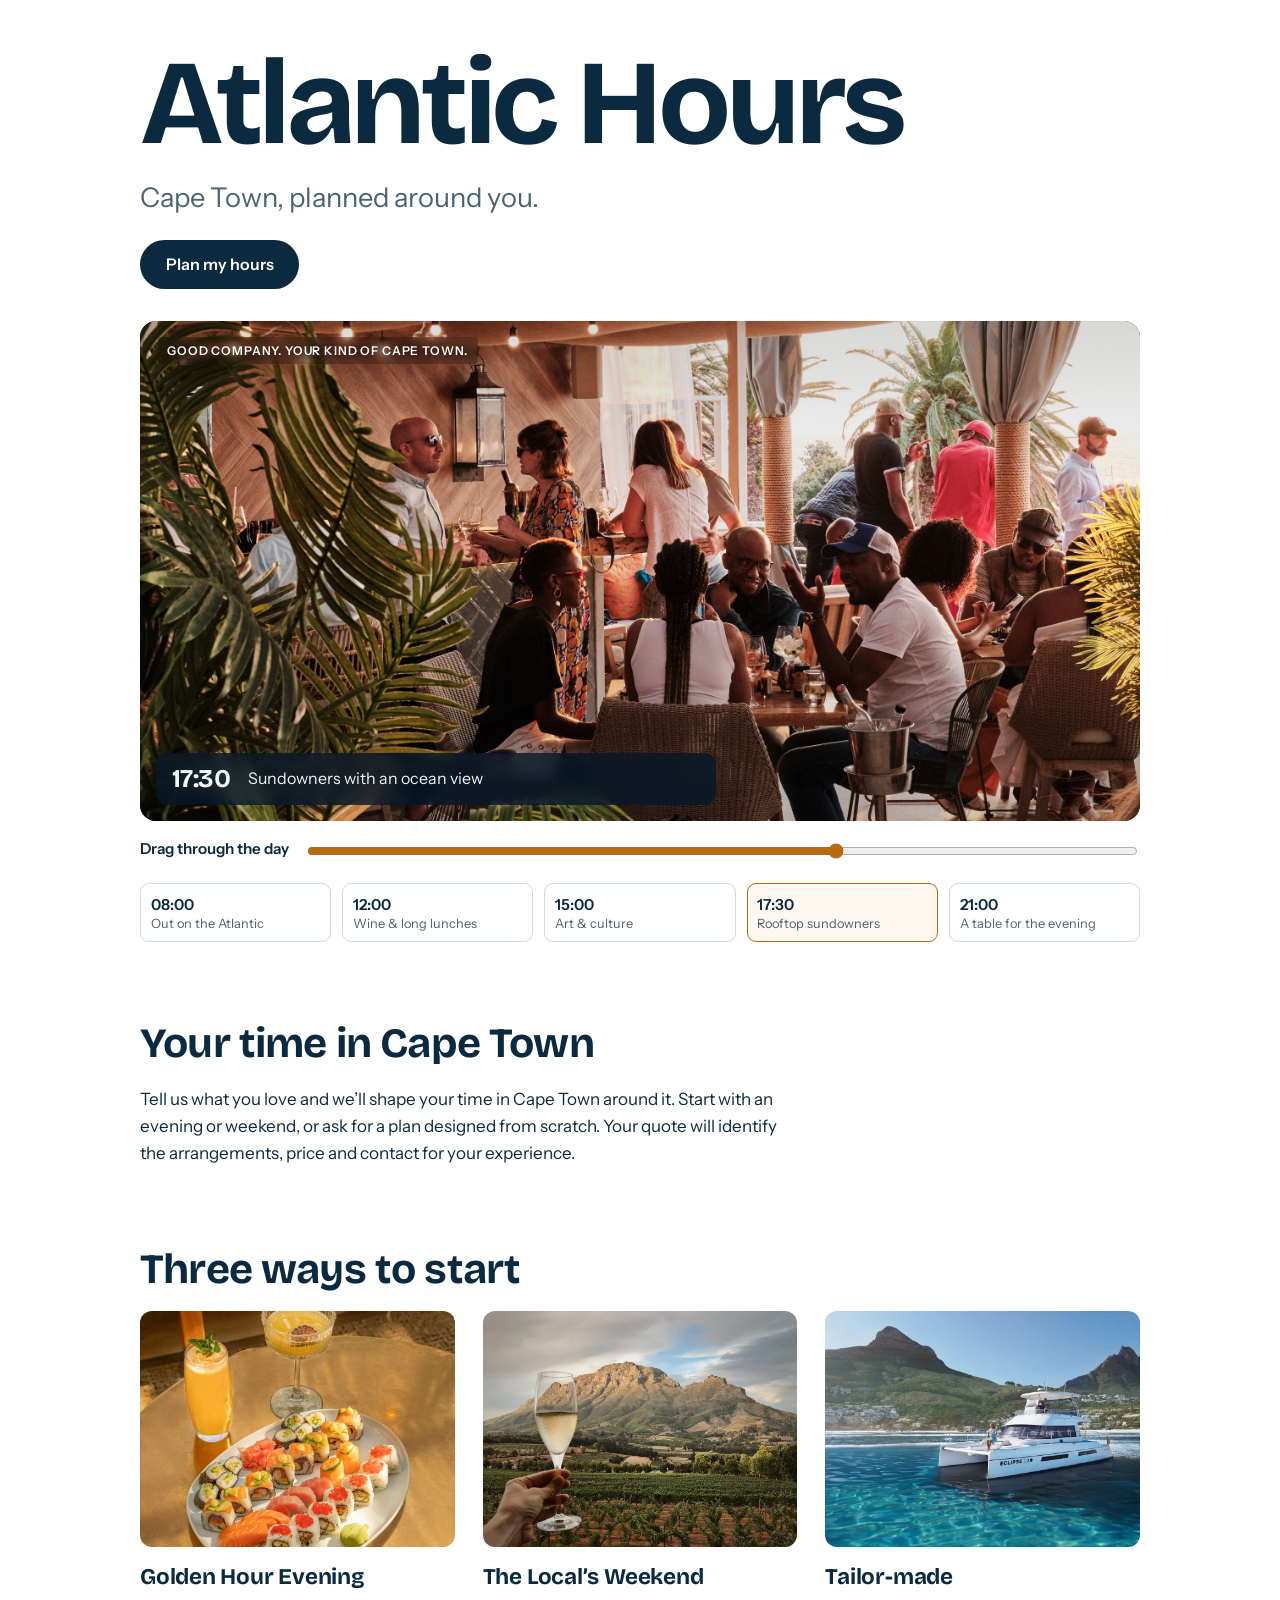
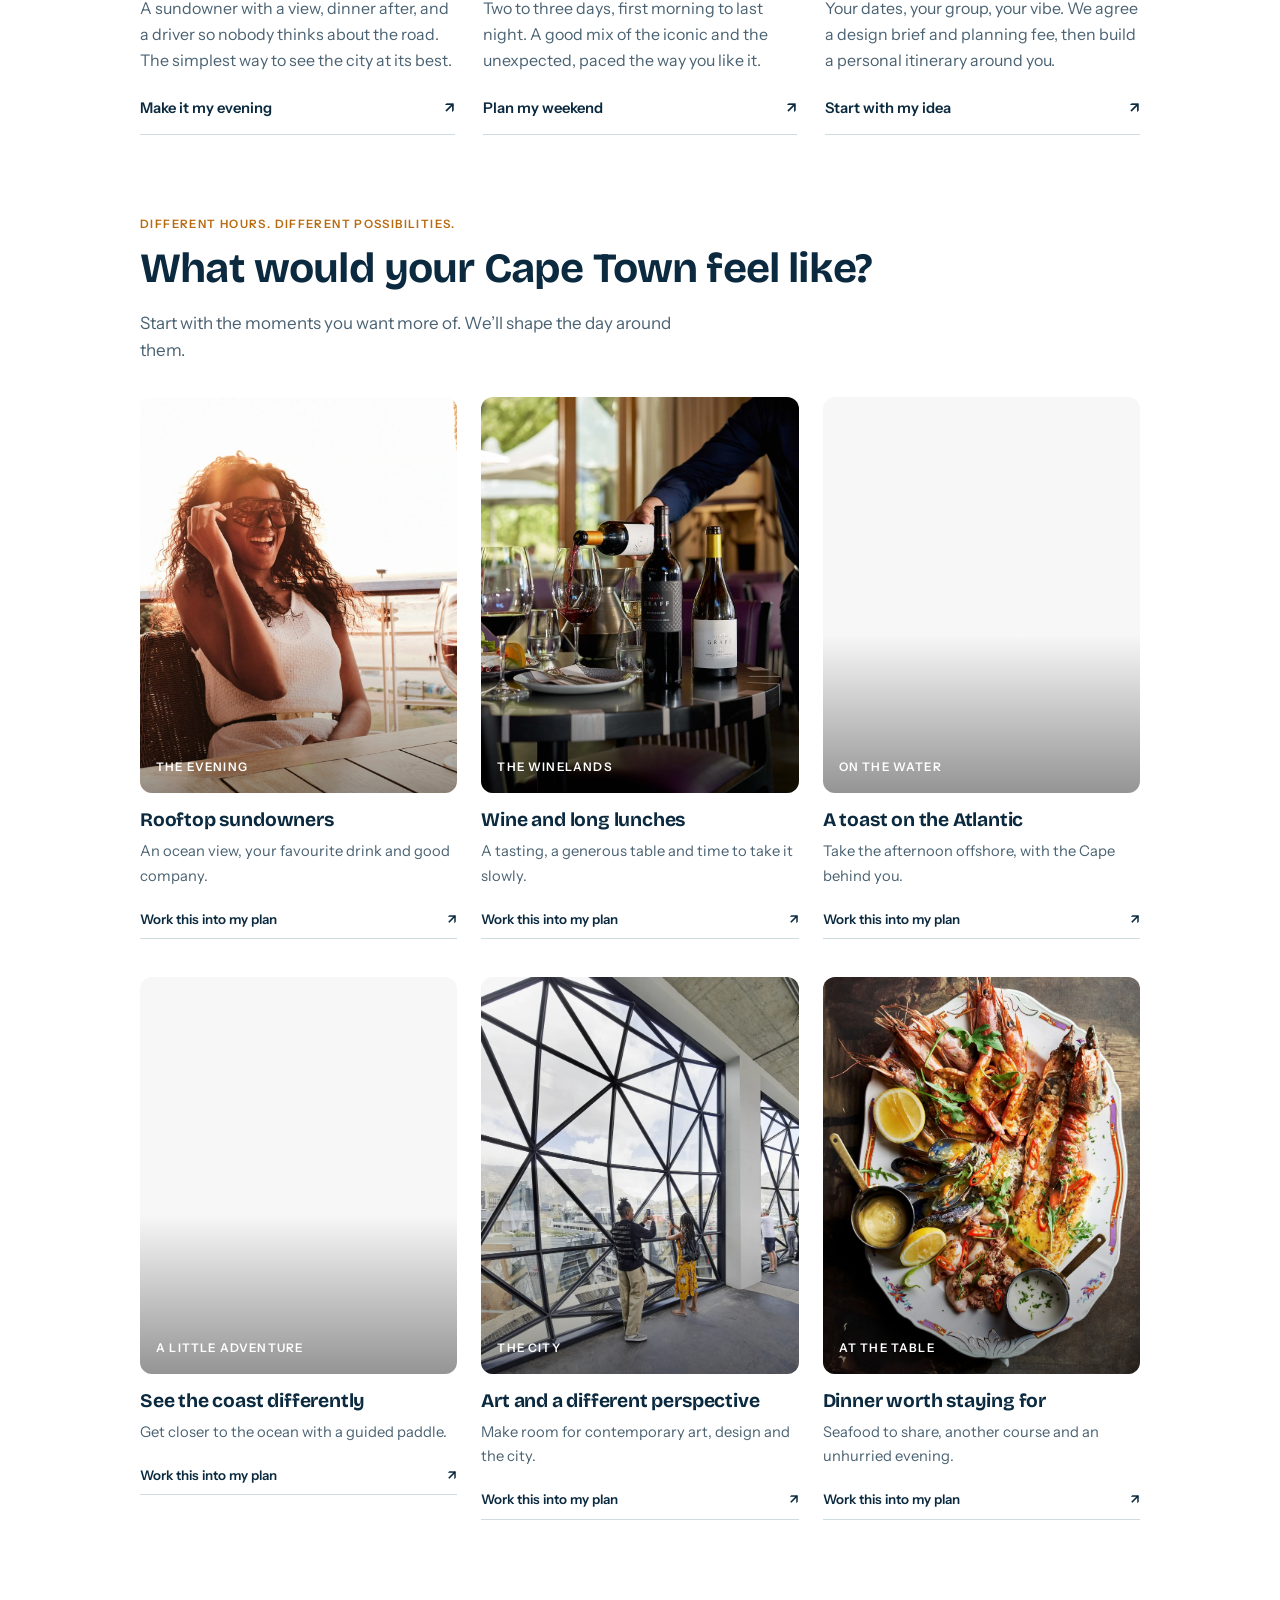
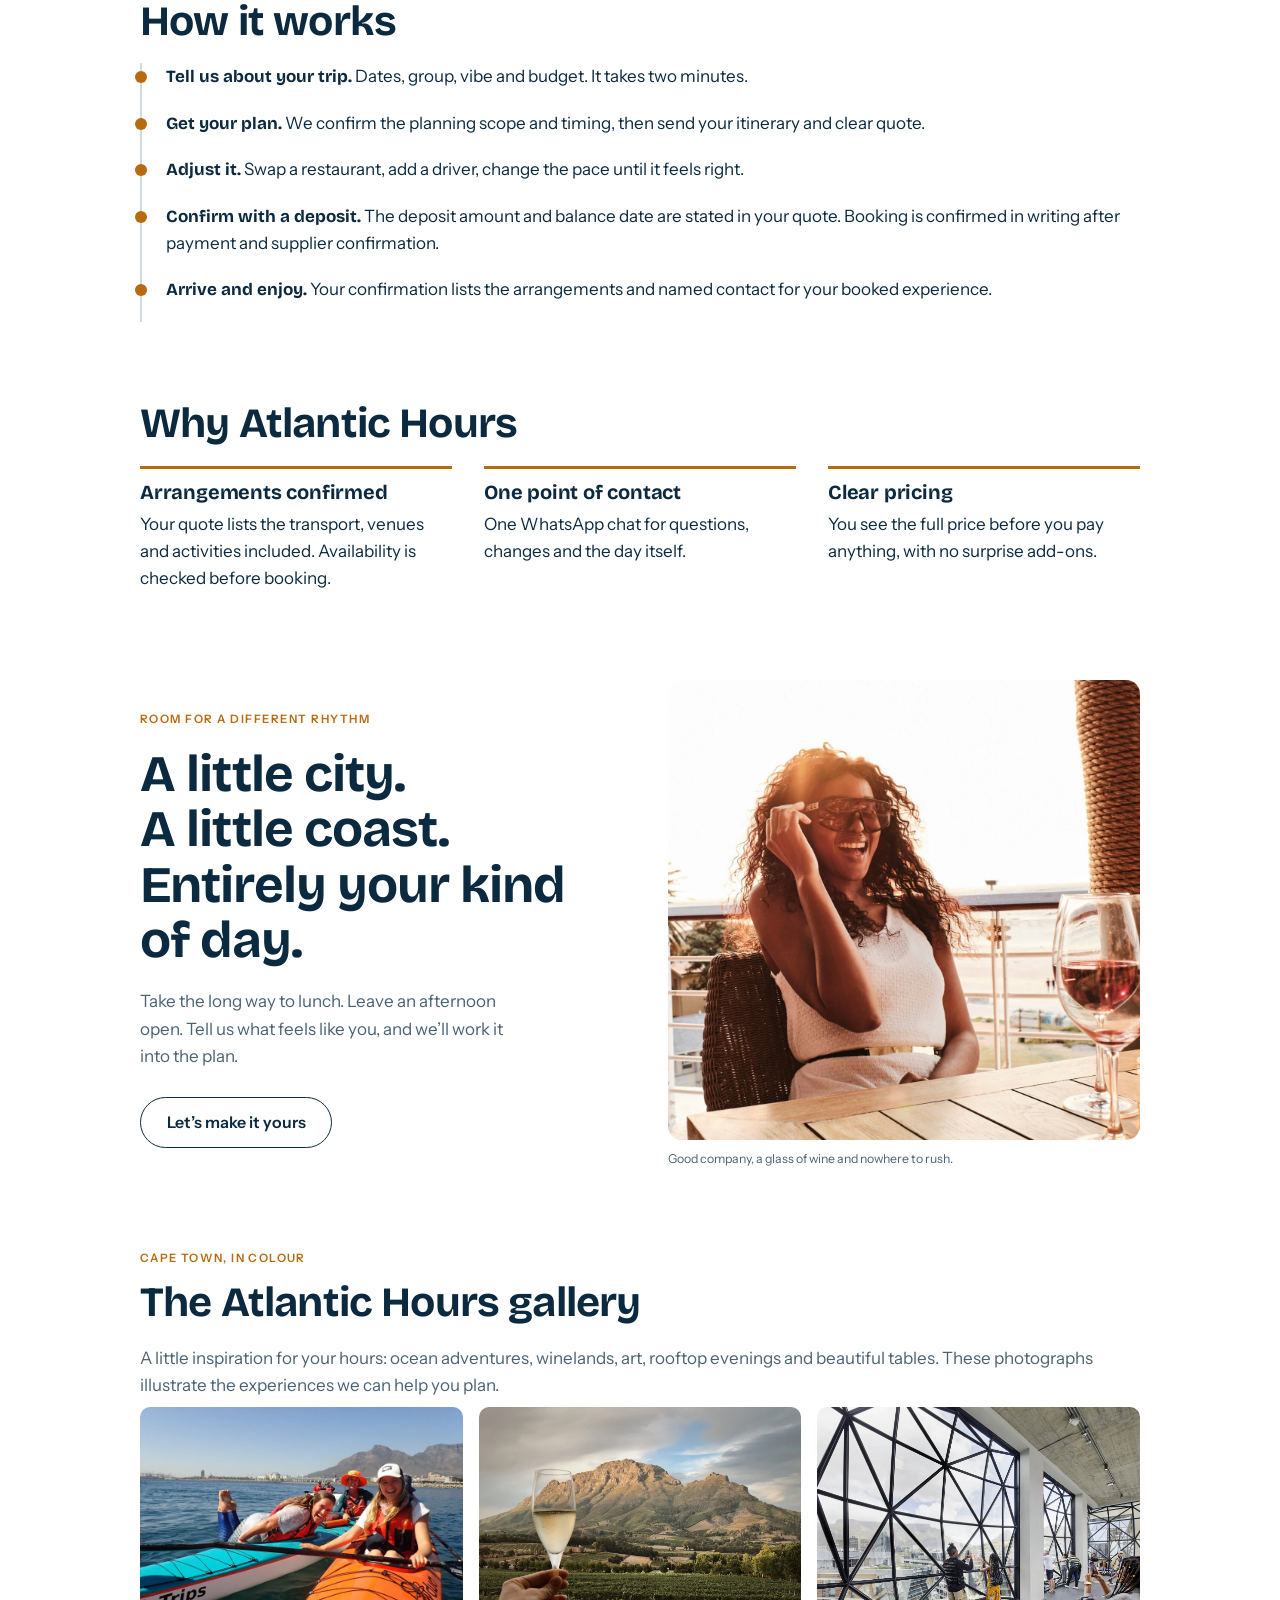
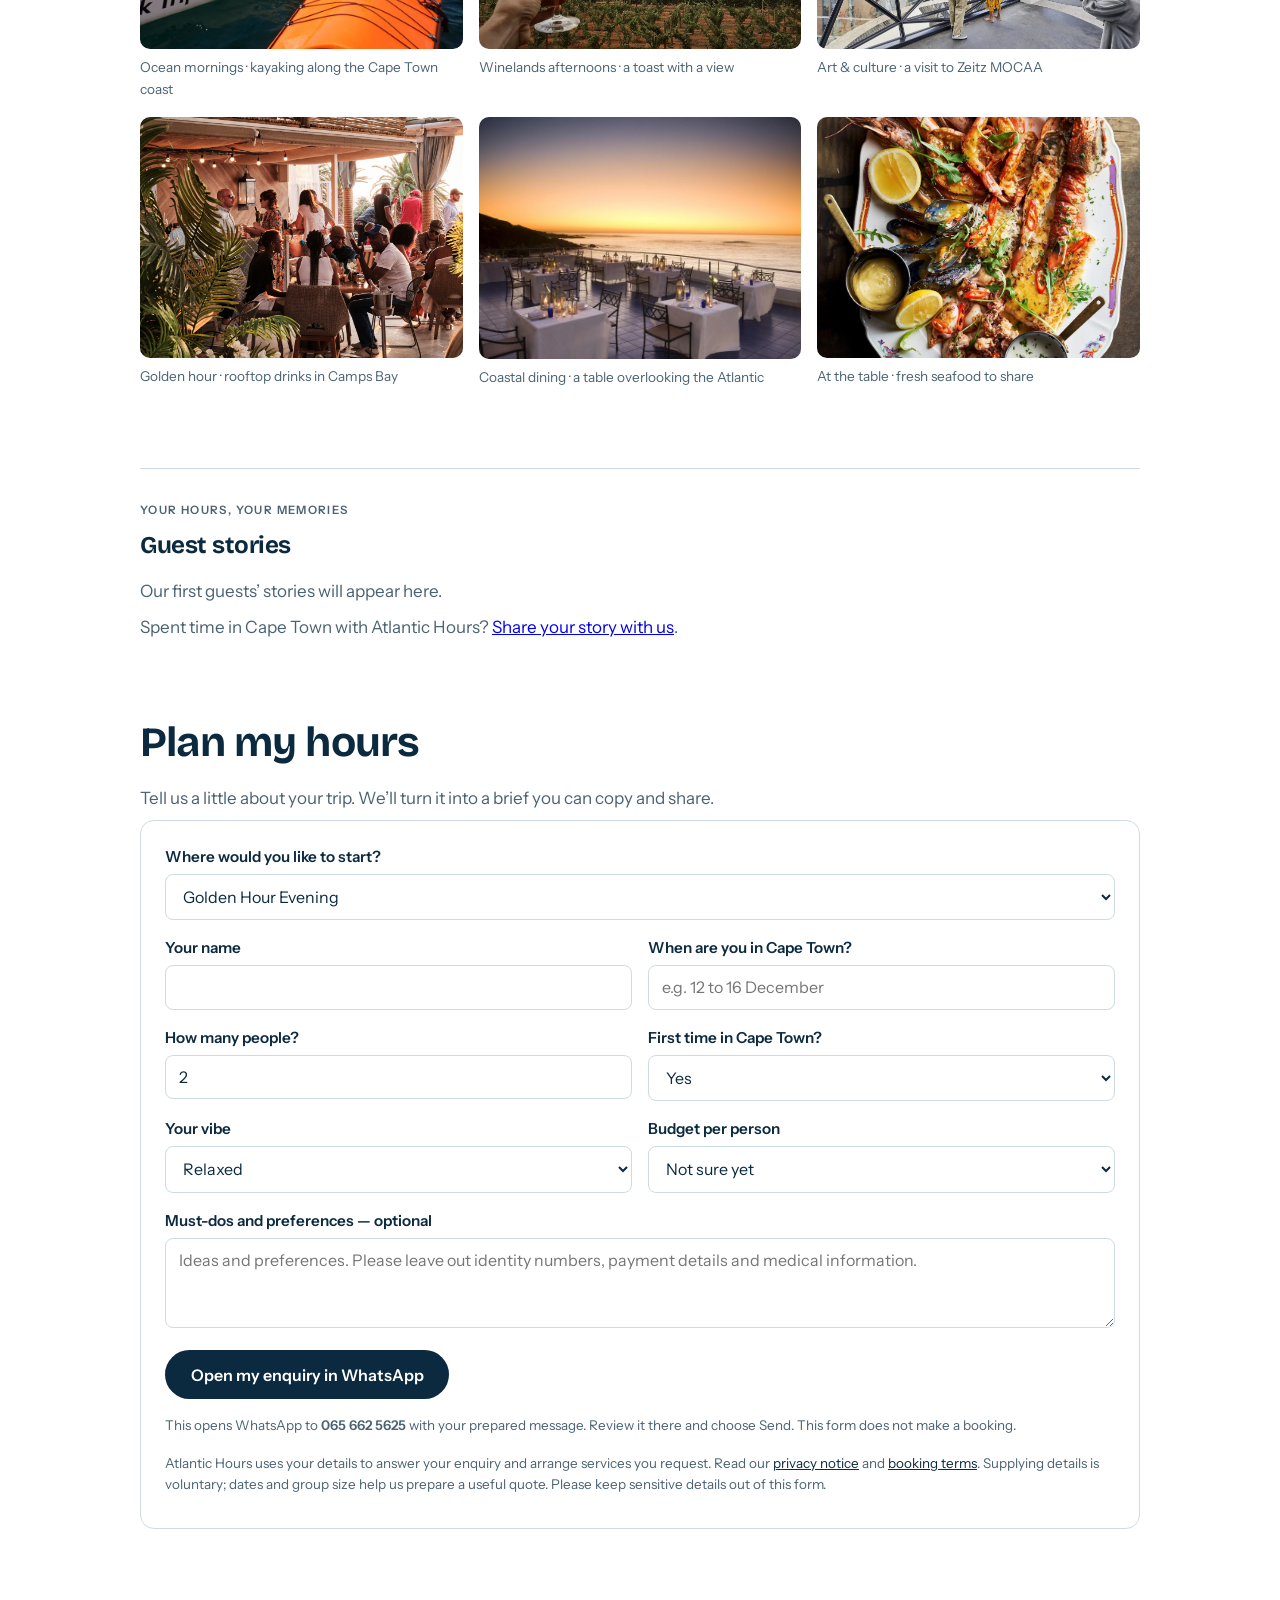
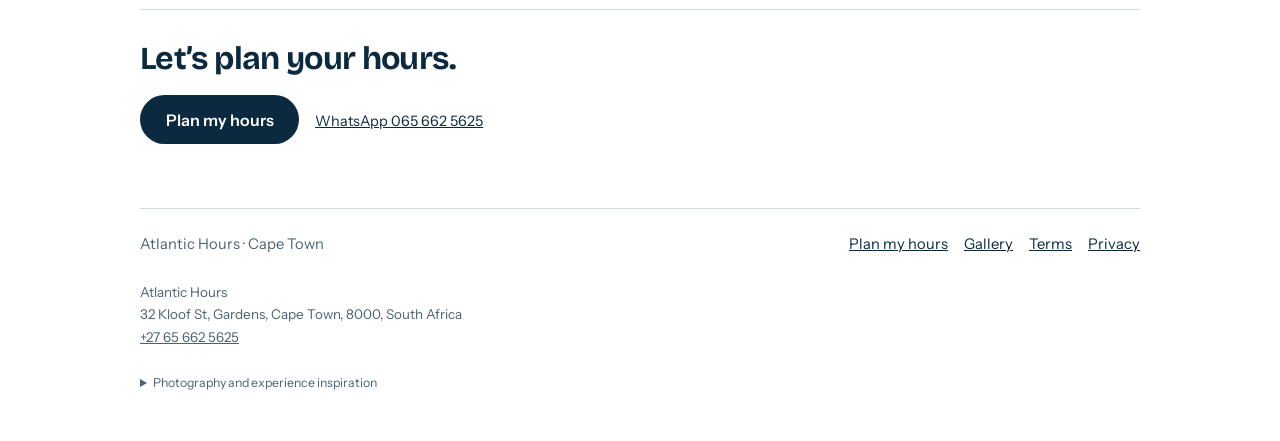
<file: index.html>
<!DOCTYPE html>
<html lang="en" data-theme="light">
<head>
<meta charset="utf-8">
<meta name="viewport" content="width=device-width, initial-scale=1, viewport-fit=cover">
<title>Atlantic Hours | Tailor-made Cape Town experiences</title>
<meta name="description" content="Plan a Cape Town evening, weekend or tailor-made stay around the things you love. Food, wine, coastal adventures and a personal itinerary.">



<link rel="stylesheet" href="styles.css">
<meta property="og:type" content="website">
<meta property="og:site_name" content="Atlantic Hours">
<meta property="og:title" content="Atlantic Hours | Cape Town, planned around you">
<meta property="og:description" content="Evenings, weekends and tailor-made Cape Town experiences. Start with the moments you want more of.">
<meta property="og:image" content="share-atlantic-hours.jpg">
<meta property="og:image:width" content="1200"><meta property="og:image:height" content="630">
<meta property="og:image:alt" content="Atlantic Hours — rooftop drinks, wine tasting and time on the Atlantic">
<meta name="twitter:card" content="summary_large_image"><meta name="twitter:title" content="Atlantic Hours | Cape Town, planned around you">
<meta name="twitter:description" content="Evenings, weekends and tailor-made Cape Town experiences.">
<meta name="twitter:image" content="share-atlantic-hours.jpg">
<meta name="theme-color" content="#ffffff">
<link rel="icon" href="favicon.svg" type="image/svg+xml">
</head>
<body>
<a class="skip-link" href="#plan">Skip to trip planner</a>
<main id="site-main">
  <h1>Atlantic Hours</h1>
  <p class="lede">Cape Town, planned around you.</p>
  <a class="btn" href="#plan">Plan my hours</a>

  <div class="scene" aria-label="Explore Cape Town through the day">
    <img class="scene-photo" id="photo-day" src="photos/experiences/kayak-paddlers.webp" alt="Guests kayaking together off Cape Town with the mountains behind them" width="1800" height="1200">
    <img class="scene-photo" id="photo-wine" src="photos/experiences/wine-lounge.webp" alt="Wine being poured for a tasting at Delaire Graff in Stellenbosch" width="1900" height="1268">
    <img class="scene-photo" id="photo-art" src="photos/experiences/art-visit.webp" alt="Visitors exploring the architecture and city views at Zeitz MOCAA" width="2560" height="2115">
    <img class="scene-photo active" id="photo-sunset" src="photos/experiences/rooftop-social.webp" alt="Friends sharing sundowners on a warm, sunlit Camps Bay rooftop" width="2362" height="1687" fetchpriority="high">
    <img class="scene-photo" id="photo-night" src="photos/experiences/ocean-dining.webp" alt="Dinner tables set beside the Atlantic as the sun sets at the Twelve Apostles" width="1626" height="1080">
    <div class="scene-shade"></div>
    <span class="scene-label">Good company. Your kind of Cape Town.</span>
    <div class="tag"><b id="clock">17:30</b><span id="cap">Sundowners with an ocean view</span></div>
  </div>
  <div class="dial"><label for="hr">Drag through the day</label><input id="hr" type="range" min="6" max="24" step="0.25" value="17.5" aria-valuetext="17:30 Sundowners with an ocean view"></div>

  <div class="day-stops" aria-label="Choose a moment in the day">
    <button type="button" data-hour="8" aria-pressed="false"><span>08:00</span>Out on the Atlantic</button>
    <button type="button" data-hour="12" aria-pressed="false"><span>12:00</span>Wine &amp; long lunches</button>
    <button type="button" data-hour="15" aria-pressed="false"><span>15:00</span>Art &amp; culture</button>
    <button type="button" data-hour="17.5" aria-pressed="true"><span>17:30</span>Rooftop sundowners</button>
    <button type="button" data-hour="21" aria-pressed="false"><span>21:00</span>A table for the evening</button>
  </div>
  <section>
    <h2>Your time in Cape Town</h2>
    <p style="max-width:60ch">Tell us what you love and we’ll shape your time in Cape Town around it. Start with an evening or weekend, or ask for a plan designed from scratch. Your quote will identify the arrangements, price and contact for your experience.</p>
  </section>

  <section>
    <h2>Three ways to start</h2>
    <div class="tiles">
      <div><div class="art"><img  src="photos/experiences/cocktail-sushi.webp" alt="Sushi and fresh cocktails served at a Camps Bay rooftop" width="1707" height="2560" loading="lazy"></div><h3>Golden Hour Evening</h3><p class="muted">A sundowner with a view, dinner after, and a driver so nobody thinks about the road. The simplest way to see the city at its best.</p><a class="offer-link" href="#plan" data-start="Golden Hour Evening">Make it my evening <span aria-hidden="true">↗</span></a></div>
      <div><div class="art"><img  src="photos/experiences/wine-toast.webp" alt="A glass raised over the Simonsberg vineyards and mountains" width="2560" height="1840" loading="lazy"></div><h3>The Local’s Weekend</h3><p class="muted">Two to three days, first morning to last night. A good mix of the iconic and the unexpected, paced the way you like it.</p><a class="offer-link" href="#plan" data-start="The Local’s Weekend">Plan my weekend <span aria-hidden="true">↗</span></a></div>
      <div><div class="art"><img  src="photos/experiences/sailing-eclipse.webp" alt="A catamaran on bright turquoise water beneath the Cape Town mountains" width="1000" height="750" loading="lazy"></div><h3>Tailor-made</h3><p class="muted">Your dates, your group, your vibe. We agree a design brief and planning fee, then build a personal itinerary around you.</p><a class="offer-link" href="#plan" data-start="Tailor-made">Start with my idea <span aria-hidden="true">↗</span></a></div>
    </div>
  </section>

<section class="experience-gallery"><p class="gallery-kicker">Different hours. Different possibilities.</p><h2>What would your Cape Town feel like?</h2><p class="gallery-intro">Start with the moments you want more of. We’ll shape the day around them.</p><div class="experience-grid"><article class="experience-tile"><a class="experience-photo" href="#plan" data-vibe="Romantic" data-idea="Rooftop sundowners in Camps Bay"><img  src="photos/experiences/rooftop-people.webp" alt="A guest enjoying wine and sunshine at a Camps Bay rooftop" loading="lazy" decoding="async"><span>The evening</span></a><h3>Rooftop sundowners</h3><p>An ocean view, your favourite drink and good company.</p><a class="experience-link" href="#plan" data-vibe="Romantic" data-idea="Rooftop sundowners in Camps Bay">Work this into my plan <span aria-hidden="true">↗</span></a></article><article class="experience-tile"><a class="experience-photo" href="#plan" data-vibe="Culture and food" data-idea="A wine tasting and a long lunch in the Winelands"><img  src="photos/experiences/wine-lounge.webp" alt="Wine being poured at a Delaire Graff tasting" loading="lazy" decoding="async"><span>The Winelands</span></a><h3>Wine and long lunches</h3><p>A tasting, a generous table and time to take it slowly.</p><a class="experience-link" href="#plan" data-vibe="Culture and food" data-idea="A wine tasting and a long lunch in the Winelands">Work this into my plan <span aria-hidden="true">↗</span></a></article><article class="experience-tile"><a class="experience-photo" href="#plan" data-vibe="Relaxed" data-idea="An Atlantic sailing or sunset cruise experience"><img  src="photos/experiences/sailing-two.webp" alt="Guests toasting with sparkling wine on the deck of a yacht" loading="lazy" decoding="async"><span>On the water</span></a><h3>A toast on the Atlantic</h3><p>Take the afternoon offshore, with the Cape behind you.</p><a class="experience-link" href="#plan" data-vibe="Relaxed" data-idea="An Atlantic sailing or sunset cruise experience">Work this into my plan <span aria-hidden="true">↗</span></a></article><article class="experience-tile"><a class="experience-photo" href="#plan" data-vibe="Adventurous" data-idea="Guided sea kayaking along the Cape Town coastline"><img  src="photos/experiences/kayak-sea.webp" alt="Kayakers on the ocean beside a surfacing dolphin" loading="lazy" decoding="async"><span>A little adventure</span></a><h3>See the coast differently</h3><p>Get closer to the ocean with a guided paddle.</p><a class="experience-link" href="#plan" data-vibe="Adventurous" data-idea="Guided sea kayaking along the Cape Town coastline">Work this into my plan <span aria-hidden="true">↗</span></a></article><article class="experience-tile"><a class="experience-photo" href="#plan" data-vibe="Culture and food" data-idea="Art, architecture and a visit to Zeitz MOCAA"><img  src="photos/experiences/art-visit.webp" alt="Visitors exploring Zeitz MOCAA and its dramatic city-facing windows" loading="lazy" decoding="async"><span>The city</span></a><h3>Art and a different perspective</h3><p>Make room for contemporary art, design and the city.</p><a class="experience-link" href="#plan" data-vibe="Culture and food" data-idea="Art, architecture and a visit to Zeitz MOCAA">Work this into my plan <span aria-hidden="true">↗</span></a></article><article class="experience-tile"><a class="experience-photo" href="#plan" data-vibe="Culture and food" data-idea="A memorable dinner with seafood or a menu suited to our tastes"><img  src="photos/experiences/dinner-intimate.webp" alt="A generous seafood platter with prawns, mussels and fresh lemon" loading="lazy" decoding="async"><span>At the table</span></a><h3>Dinner worth staying for</h3><p>Seafood to share, another course and an unhurried evening.</p><a class="experience-link" href="#plan" data-vibe="Culture and food" data-idea="A memorable dinner with seafood or a menu suited to our tastes">Work this into my plan <span aria-hidden="true">↗</span></a></article></div></section>
  <section>
    <h2>How it works</h2>
    <ol class="steps">
      <li><b>Tell us about your trip.</b> Dates, group, vibe and budget. It takes two minutes.</li>
      <li><b>Get your plan.</b> We confirm the planning scope and timing, then send your itinerary and clear quote.</li>
      <li><b>Adjust it.</b> Swap a restaurant, add a driver, change the pace until it feels right.</li>
      <li><b>Confirm with a deposit.</b> The deposit amount and balance date are stated in your quote. Booking is confirmed in writing after payment and supplier confirmation.</li>
      <li><b>Arrive and enjoy.</b> Your confirmation lists the arrangements and named contact for your booked experience.</li>
    </ol>
  </section>

  <section>
    <h2>Why Atlantic Hours</h2>
    <div class="why">
      <div><h3>Arrangements confirmed</h3><p>Your quote lists the transport, venues and activities included. Availability is checked before booking.</p></div>
      <div><h3>One point of contact</h3><p>One WhatsApp chat for questions, changes and the day itself.</p></div>
      <div><h3>Clear pricing</h3><p>You see the full price before you pay anything, with no surprise add-ons.</p></div>
    </div>
  </section>

  <section class="photo-story">
    <div><p class="eyebrow">Room for a different rhythm</p><h2>A little city.<br>A little coast.<br>Entirely your kind of day.</h2><p class="muted">Take the long way to lunch. Leave an afternoon open. Tell us what feels like you, and we’ll work it into the plan.</p><a class="btn alt" href="#plan" data-start="Tailor-made">Let’s make it yours</a></div>
    <figure><img  src="photos/experiences/rooftop-people.webp" alt="A guest enjoying a glass of wine in the afternoon light at Chinchilla" width="1707" height="1219" loading="lazy"><figcaption>Good company, a glass of wine and nowhere to rush.</figcaption></figure>
  </section>

<section id="our-gallery"><p class="gallery-kicker">Cape Town, in colour</p><h2>The Atlantic Hours gallery</h2><p class="muted">A little inspiration for your hours: ocean adventures, winelands, art, rooftop evenings and beautiful tables. These photographs illustrate the experiences we can help you plan.</p><p class="muted" id="own-gallery-empty" hidden>More Cape Town photographs are coming soon.</p><div id="own-gallery" class="own-gallery"></div></section>
<section class="guest-stories" id="guest-stories"><p class="gallery-kicker">Your hours, your memories</p><h2>Guest stories</h2><p>Our first guests’ stories will appear here.</p><p>Spent time in Cape Town with Atlantic Hours? <a href="https://wa.me/27656625625?text=Hi%20Atlantic%20Hours%2C%20I%27d%20like%20to%20share%20my%20guest%20story." target="_blank" rel="noopener noreferrer">Share your story with us</a>.</p></section>
  <section id="plan">
    <h2>Plan my hours</h2>
    <p class="muted">Tell us a little about your trip. We’ll turn it into a brief you can copy and share.</p>
    <form class="plan" id="enquiry">
      <div class="grid">
        <div class="full"><label for="start">Where would you like to start?</label><select id="start"><option>Golden Hour Evening</option><option>The Local’s Weekend</option><option>Tailor-made</option><option>Help me decide</option></select></div>
        <div><label for="name">Your name</label><input id="name" autocomplete="name" maxlength="100" required></div>
        <div><label for="when">When are you in Cape Town?</label><input id="when" placeholder="e.g. 12 to 16 December" maxlength="150" required></div>
        <div><label for="ppl">How many people?</label><input id="ppl" type="number" min="1" max="50" value="2" required></div>
        <div><label for="first">First time in Cape Town?</label><select id="first"><option>Yes</option><option>No</option></select></div>
        <div><label for="vibe">Your vibe</label><select id="vibe"><option>Relaxed</option><option>Adventurous</option><option>Romantic</option><option>Party</option><option>Culture and food</option></select></div>
        <div><label for="bud">Budget per person</label><select id="bud"><option>Not sure yet</option><option>Under R1,500</option><option>R1,500 to R3,000</option><option>R3,000 to R6,000</option><option>Over R6,000</option></select></div>
        <div class="full"><label for="notes">Must-dos and preferences — optional</label><textarea id="notes" maxlength="1500" placeholder="Ideas and preferences. Please leave out identity numbers, payment details and medical information."></textarea></div>
      </div>
      <div class="actions"><button class="btn" id="build" type="submit">Open my enquiry in WhatsApp</button></div>
      <p class="form-note">This opens WhatsApp to <strong>065 662 5625</strong> with your prepared message. Review it there and choose Send. This form does not make a booking.</p><p class="form-note">Atlantic Hours uses your details to answer your enquiry and arrange services you request. Read our <a href="privacy.html">privacy notice</a> and <a href="terms.html">booking terms</a>. Supplying details is voluntary; dates and group size help us prepare a useful quote. Please keep sensitive details out of this form.</p>
      <div id="out" tabindex="-1">
        <label for="msg">Your message</label>
        <textarea id="msg" readonly></textarea>
        <div class="actions">
          <a class="btn" id="wa" href="#" target="_blank" rel="noopener" hidden>Send on WhatsApp</a>
          <button class="btn alt" id="copy" type="button">Copy message</button>
          <span id="status" role="status" aria-live="polite"></span>
        </div>
      </div>
    </form>
  </section>

  <section class="bottom-cta"><h2>Let’s plan your hours.</h2><a class="btn" href="#plan">Plan my hours</a><a class="direct-contact" href="https://wa.me/27656625625?text=Hi%20Atlantic%20Hours%2C%20I%27d%20like%20to%20plan%20my%20time%20in%20Cape%20Town." target="_blank" rel="noopener noreferrer">WhatsApp 065 662 5625</a></section><footer><span>Atlantic Hours · Cape Town</span><nav aria-label="Footer"><a href="#plan">Plan my hours</a><a href="#our-gallery">Gallery</a><a href="terms.html">Terms</a><a href="privacy.html">Privacy</a></nav><p class="business-contact">Atlantic Hours<br>32 Kloof St, Gardens, Cape Town, 8000, South Africa<br><a href="tel:+27656625625">+27 65 662 5625</a></p><details><summary>Photography and experience inspiration</summary><p>Images show the kinds of experiences we can plan around. Featured venues and operators are inspiration, not confirmed Atlantic Hours partners. Specific arrangements are agreed in your quote.</p><p>Photography: <a href="https://www.kovecollection.co.za/chinchilla/gallery/" target="_blank" rel="noopener">Chinchilla / Kove Collection</a> · <a href="https://www.delaire.co.za/wine/" target="_blank" rel="noopener">Delaire Graff Estate</a> · <a href="https://www.visitstellenbosch.org/your-toolkit-to-a-stellenbosch-december-to-remember/" target="_blank" rel="noopener">Visit Stellenbosch</a> · <a href="https://waterfrontcharters.co.za/cruise/scc-90/" target="_blank" rel="noopener">Waterfront Charters</a> · <a href="https://kayak.co.za/" target="_blank" rel="noopener">Cape Kayak Adventures</a> · <a href="https://zeitzmocaa.museum/plan-your-visit/" target="_blank" rel="noopener">Zeitz MOCAA</a> · <a href="https://www.kloofstreethouse.co.za/" target="_blank" rel="noopener">Kloof Street House</a> · <a href="https://www.luxeglobalawards.com/press/azure-restaurant-nominated-for-the-2025-luxe-global-awards-9d37c9f67a" target="_blank" rel="noopener">Azure at The Twelve Apostles</a>.</p></details></footer>
</main>
<main id="terms-page" class="legal-page" hidden><a href="#" class="back-link">Back to Atlantic Hours</a><h1>Booking terms</h1><p class="legal-date">Effective 28 October 2026</p><p>Atlantic Hours is based at 32 Kloof St, Gardens, Cape Town, 8000, South Africa. Contact us on <a href="https://wa.me/27656625625">WhatsApp +27 65 662 5625</a>.</p>
<h2>Your quote and confirmation</h2><p>An enquiry is not a booking. Before payment, we provide a written quote identifying the experience, date, group size, inclusions, exclusions, supplier arrangements, total price, deposit, balance deadline and any specific cancellation conditions. We tell you whether Atlantic Hours supplies a service or arranges a booking with another provider. Availability is confirmed in writing after you accept the quote, pay the required reasonable deposit and the necessary supplier bookings are secured. If we cannot secure the agreed arrangements, you may choose an alternative or receive a refund of the amount paid for those unavailable arrangements.</p>
<h2>Deposits and planning fees</h2><p>The deposit amount depends on the arrangements and appears in your quote; it is credited against your total. We do not apply an automatic non-refundable deposit. A separate tailor-made design service begins only after you accept its scope, fee and delivery date. Any charge for planning already performed must have been disclosed, agreed and reasonable. Additional spend or itinerary changes require your approval before they are charged.</p>
<h2>Cancellation by you</h2><p>You may cancel an advance booking by contacting us in writing on WhatsApp. A reasonable cancellation charge may apply, taking account of the service, notice given, reasonable opportunity to resell the booking and relevant industry practice. We will explain the calculation and take reasonable steps to reduce the loss; supplier terms do not override your statutory rights. The refundable balance is returned. Where the Consumer Protection Act applies, no cancellation fee is charged when the booking cannot be honoured because of the death or hospitalisation of the person for whom it was made; reasonable supporting evidence may be requested.</p>
<h2>Weather, changes and supplier cancellations</h2><p>Outdoor activities depend on conditions and the operator’s safety decision. We cannot promise sunshine, a visible sunset or wildlife sightings. If an agreed activity cannot safely or lawfully proceed, we offer an available reschedule or suitable alternative for you to accept. A substantial change or extra charge requires your agreement. If you decline the alternative, or none is suitable, we refund the amount paid for the unavailable service. Services already delivered remain payable. We will not force a credit or voucher instead of a refund where you are entitled to money back.</p>
<h2>Refunds and disputes</h2><p>Approved refunds are returned to the original payment method where practicable. We aim to initiate the refund within 10 business days once the refundable amount and payment details are verified; your bank or payment provider may take additional time. This target does not reduce any shorter legal deadline. Contact Atlantic Hours on WhatsApp with your booking reference if an issue arises. Nothing in these terms excludes liability or limits rights that South African law does not allow us to exclude, including rights under the Consumer Protection Act.</p>
<p class="legal-source">Consumer guidance: <a href="https://www.gov.za/documents/consumer-protection-act" target="_blank" rel="noopener">Consumer Protection Act 68 of 2008</a>.</p><a class="btn" href="#plan">Plan my hours</a></main><main id="privacy-page" class="legal-page" hidden><a href="#" class="back-link">Back to Atlantic Hours</a><h1>Privacy notice</h1><p class="legal-date">Effective 28 October 2026</p><p><strong>Responsible party and privacy contact:</strong> Atlantic Hours, 32 Kloof St, Gardens, Cape Town, 8000, South Africa. Contact Atlantic Hours on <a href="https://wa.me/27656625625">WhatsApp +27 65 662 5625</a> or <a href="tel:+27656625625">call the same number</a> for a privacy request.</p>
<h2>What we collect and why</h2><p>We use the name, WhatsApp contact details, travel dates, group size, interests, budget and preferences you choose to share to answer your enquiry, prepare a quote and arrange the services you request. Providing information is voluntary. Without sufficient dates, group details or a way to contact you, we may be unable to give a useful quote or fulfil a booking. We process information as needed to take steps at your request before a contract, perform a booking, meet legal obligations, or on another lawful basis under POPIA. We seek specific consent where required, including before using guest photographs or sending marketing. An enquiry is not marketing consent.</p>
<h2>Your form and WhatsApp</h2><p>The enquiry is composed in your browser. Atlantic Hours does not receive the form fields until you choose to send the prepared message through WhatsApp. Opening WhatsApp passes the prepared text to WhatsApp/Meta, which processes it under its own terms and privacy policy; messages and associated data may be processed outside South Africa. You may call instead if you prefer not to use WhatsApp. Do not enter identity numbers, card details, medical information or children’s details in the initial form. If special information is necessary for a requested service, we will explain the need, seek an appropriate lawful basis and collect only what is necessary.</p>
<h2>Sharing and security</h2><p>We share only relevant booking details with the transport, venue or activity providers needed for your agreed plan, and with professional advisers, payment providers or authorities where lawfully necessary. We do not sell personal information. We use reasonable organisational and technical safeguards, limit access to people who need the information and require appropriate protection from service providers. Where we transfer information abroad, we apply a lawful POPIA section 72 basis, such as adequate protections, your informed consent or necessity for your requested booking. If a security compromise occurs, we take the notification and other steps required by POPIA.</p>
<h2>Retention, cookies and the gallery</h2><p>Enquiries and booking records are kept only as long as necessary for their purpose, legal record-keeping or a dispute, then securely deleted or de-identified. This site adds no advertising trackers or analytics cookies. The hosting provider may process technical logs, IP addresses and security-related information under its own privacy practices. The gallery editor previews selected photos in the editor’s browser; it does not upload them or publish them automatically. Do not include identifiable guests in a published gallery without appropriate permission.</p>
<h2>Your rights</h2><p>Subject to POPIA, you may ask whether we hold your information, request access or correction, request deletion where appropriate, object to processing or withdraw consent. Withdrawal does not invalidate earlier lawful processing or obligations that still apply. Contact Atlantic Hours at the number above; proportionate identity verification may be needed. You may complain to South Africa’s <a href="https://inforegulator.org.za/complaints/" target="_blank" rel="noopener">Information Regulator</a> using its eServices portal or <a href="mailto:POPIAComplaints@inforegulator.org.za">POPIAComplaints@inforegulator.org.za</a>.</p><p class="legal-source">Further information: <a href="https://www.gov.za/documents/protection-personal-information-act" target="_blank" rel="noopener">Protection of Personal Information Act 4 of 2013</a>.</p><a class="btn" href="#plan">Plan my hours</a></main><main id="gallery-editor-page" class="legal-page" hidden><a href="#our-gallery" class="back-link">Back to the gallery</a><h1>Add your photographs</h1><p>Choose up to 12 photographs and add captions. These are a preview on this device. They are not uploaded or published automatically.</p><label for="gallery-files">Select your photographs</label><input id="gallery-files" type="file" accept="image/jpeg,image/png,image/webp" multiple><p class="form-note">Use photographs you own or have permission to publish. Obtain permission from identifiable guests. Large images are resized for web use.</p><div id="gallery-editor-items"></div><p id="gallery-editor-status" role="status" aria-live="polite"></p><div class="actions"><button class="btn" id="gallery-preview" type="button">Preview gallery</button><button class="btn alt" id="gallery-export" type="button">Prepare website with these photos</button><a class="btn" id="gallery-file-ready" download="index.html" hidden>Download index.html</a></div><p class="form-note">The download is a complete HTML copy with your gallery included. Publish that file through your hosting account, or send it back to update the hosted Atlantic Hours site.</p></main>
<script id="gallery-data" type="application/json">[{"src": "photos/experiences/kayak-paddlers.webp", "caption": "Ocean mornings · kayaking along the Cape Town coast"}, {"src": "photos/experiences/wine-toast.webp", "caption": "Winelands afternoons · a toast with a view"}, {"src": "photos/experiences/art-visit.webp", "caption": "Art & culture · a visit to Zeitz MOCAA"}, {"src": "photos/experiences/rooftop-social.webp", "caption": "Golden hour · rooftop drinks in Camps Bay"}, {"src": "photos/experiences/ocean-dining.webp", "caption": "Coastal dining · a table overlooking the Atlantic"}, {"src": "photos/experiences/dinner-intimate.webp", "caption": "At the table · fresh seafood to share"}]</script>
<script src="app.js" defer></script>
</body>
</html>
</file>
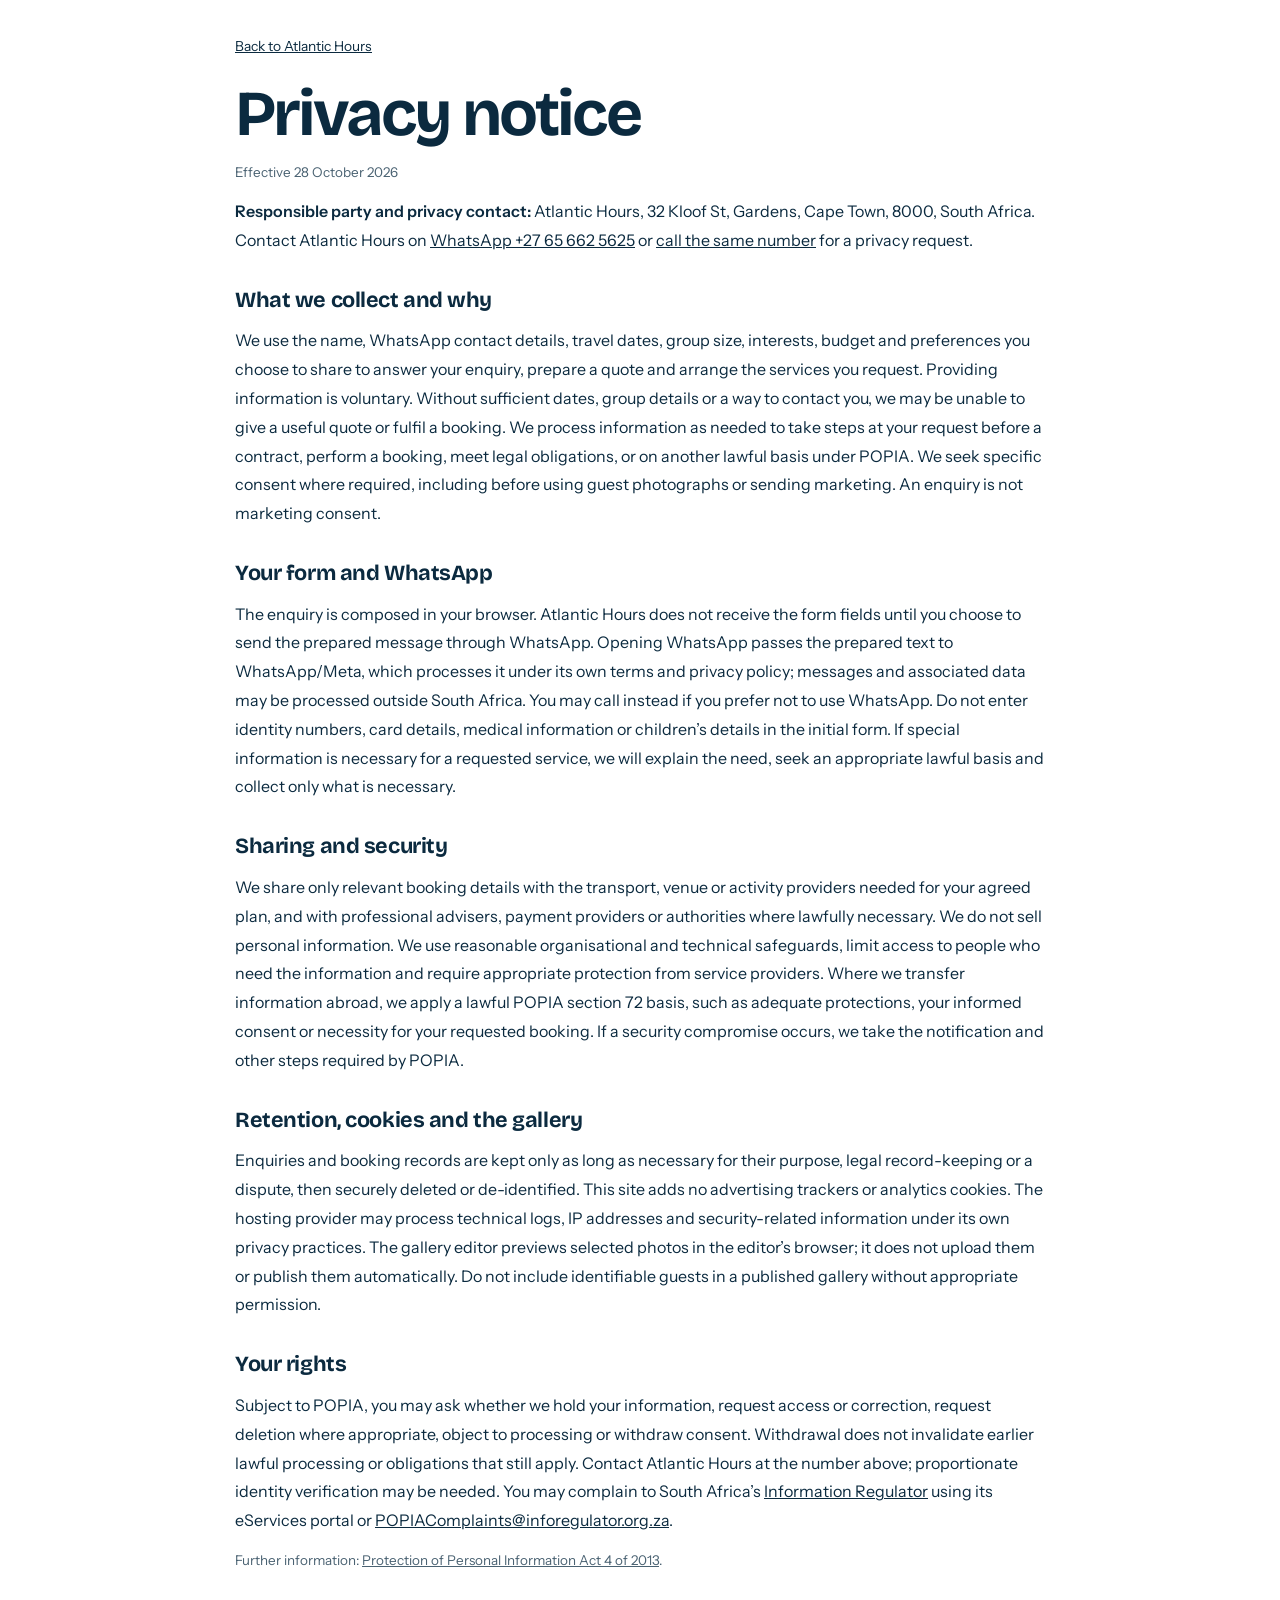
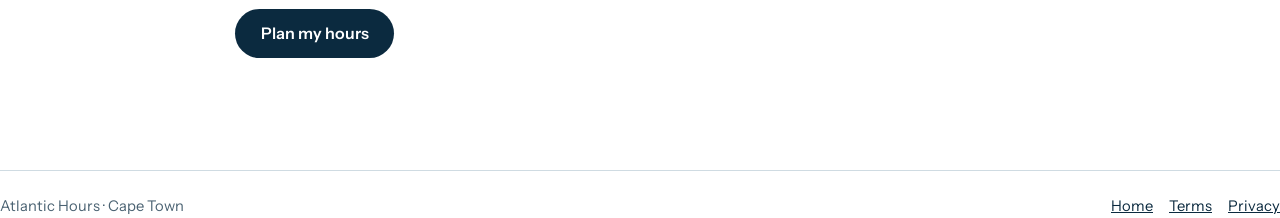
<file: privacy.html>
<!DOCTYPE html>
<html lang="en"><head><meta charset="utf-8"><meta name="viewport" content="width=device-width, initial-scale=1"><title>Privacy notice | Atlantic Hours</title><meta name="description" content="Privacy notice for Atlantic Hours Cape Town experiences."><link rel="icon" href="favicon.svg"><link rel="stylesheet" href="styles.css"></head><body><main id="privacy-page" class="legal-page"><a href="index.html" class="back-link">Back to Atlantic Hours</a><h1>Privacy notice</h1><p class="legal-date">Effective 28 October 2026</p><p><strong>Responsible party and privacy contact:</strong> Atlantic Hours, 32 Kloof St, Gardens, Cape Town, 8000, South Africa. Contact Atlantic Hours on <a href="https://wa.me/27656625625">WhatsApp +27 65 662 5625</a> or <a href="tel:+27656625625">call the same number</a> for a privacy request.</p>
<h2>What we collect and why</h2><p>We use the name, WhatsApp contact details, travel dates, group size, interests, budget and preferences you choose to share to answer your enquiry, prepare a quote and arrange the services you request. Providing information is voluntary. Without sufficient dates, group details or a way to contact you, we may be unable to give a useful quote or fulfil a booking. We process information as needed to take steps at your request before a contract, perform a booking, meet legal obligations, or on another lawful basis under POPIA. We seek specific consent where required, including before using guest photographs or sending marketing. An enquiry is not marketing consent.</p>
<h2>Your form and WhatsApp</h2><p>The enquiry is composed in your browser. Atlantic Hours does not receive the form fields until you choose to send the prepared message through WhatsApp. Opening WhatsApp passes the prepared text to WhatsApp/Meta, which processes it under its own terms and privacy policy; messages and associated data may be processed outside South Africa. You may call instead if you prefer not to use WhatsApp. Do not enter identity numbers, card details, medical information or children’s details in the initial form. If special information is necessary for a requested service, we will explain the need, seek an appropriate lawful basis and collect only what is necessary.</p>
<h2>Sharing and security</h2><p>We share only relevant booking details with the transport, venue or activity providers needed for your agreed plan, and with professional advisers, payment providers or authorities where lawfully necessary. We do not sell personal information. We use reasonable organisational and technical safeguards, limit access to people who need the information and require appropriate protection from service providers. Where we transfer information abroad, we apply a lawful POPIA section 72 basis, such as adequate protections, your informed consent or necessity for your requested booking. If a security compromise occurs, we take the notification and other steps required by POPIA.</p>
<h2>Retention, cookies and the gallery</h2><p>Enquiries and booking records are kept only as long as necessary for their purpose, legal record-keeping or a dispute, then securely deleted or de-identified. This site adds no advertising trackers or analytics cookies. The hosting provider may process technical logs, IP addresses and security-related information under its own privacy practices. The gallery editor previews selected photos in the editor’s browser; it does not upload them or publish them automatically. Do not include identifiable guests in a published gallery without appropriate permission.</p>
<h2>Your rights</h2><p>Subject to POPIA, you may ask whether we hold your information, request access or correction, request deletion where appropriate, object to processing or withdraw consent. Withdrawal does not invalidate earlier lawful processing or obligations that still apply. Contact Atlantic Hours at the number above; proportionate identity verification may be needed. You may complain to South Africa’s <a href="https://inforegulator.org.za/complaints/" target="_blank" rel="noopener">Information Regulator</a> using its eServices portal or <a href="mailto:POPIAComplaints@inforegulator.org.za">POPIAComplaints@inforegulator.org.za</a>.</p><p class="legal-source">Further information: <a href="https://www.gov.za/documents/protection-personal-information-act" target="_blank" rel="noopener">Protection of Personal Information Act 4 of 2013</a>.</p><a class="btn" href="index.html#plan">Plan my hours</a></main><footer><span>Atlantic Hours · Cape Town</span><nav aria-label="Footer"><a href="index.html">Home</a><a href="terms.html">Terms</a><a href="privacy.html">Privacy</a></nav></footer></body></html>
</file>
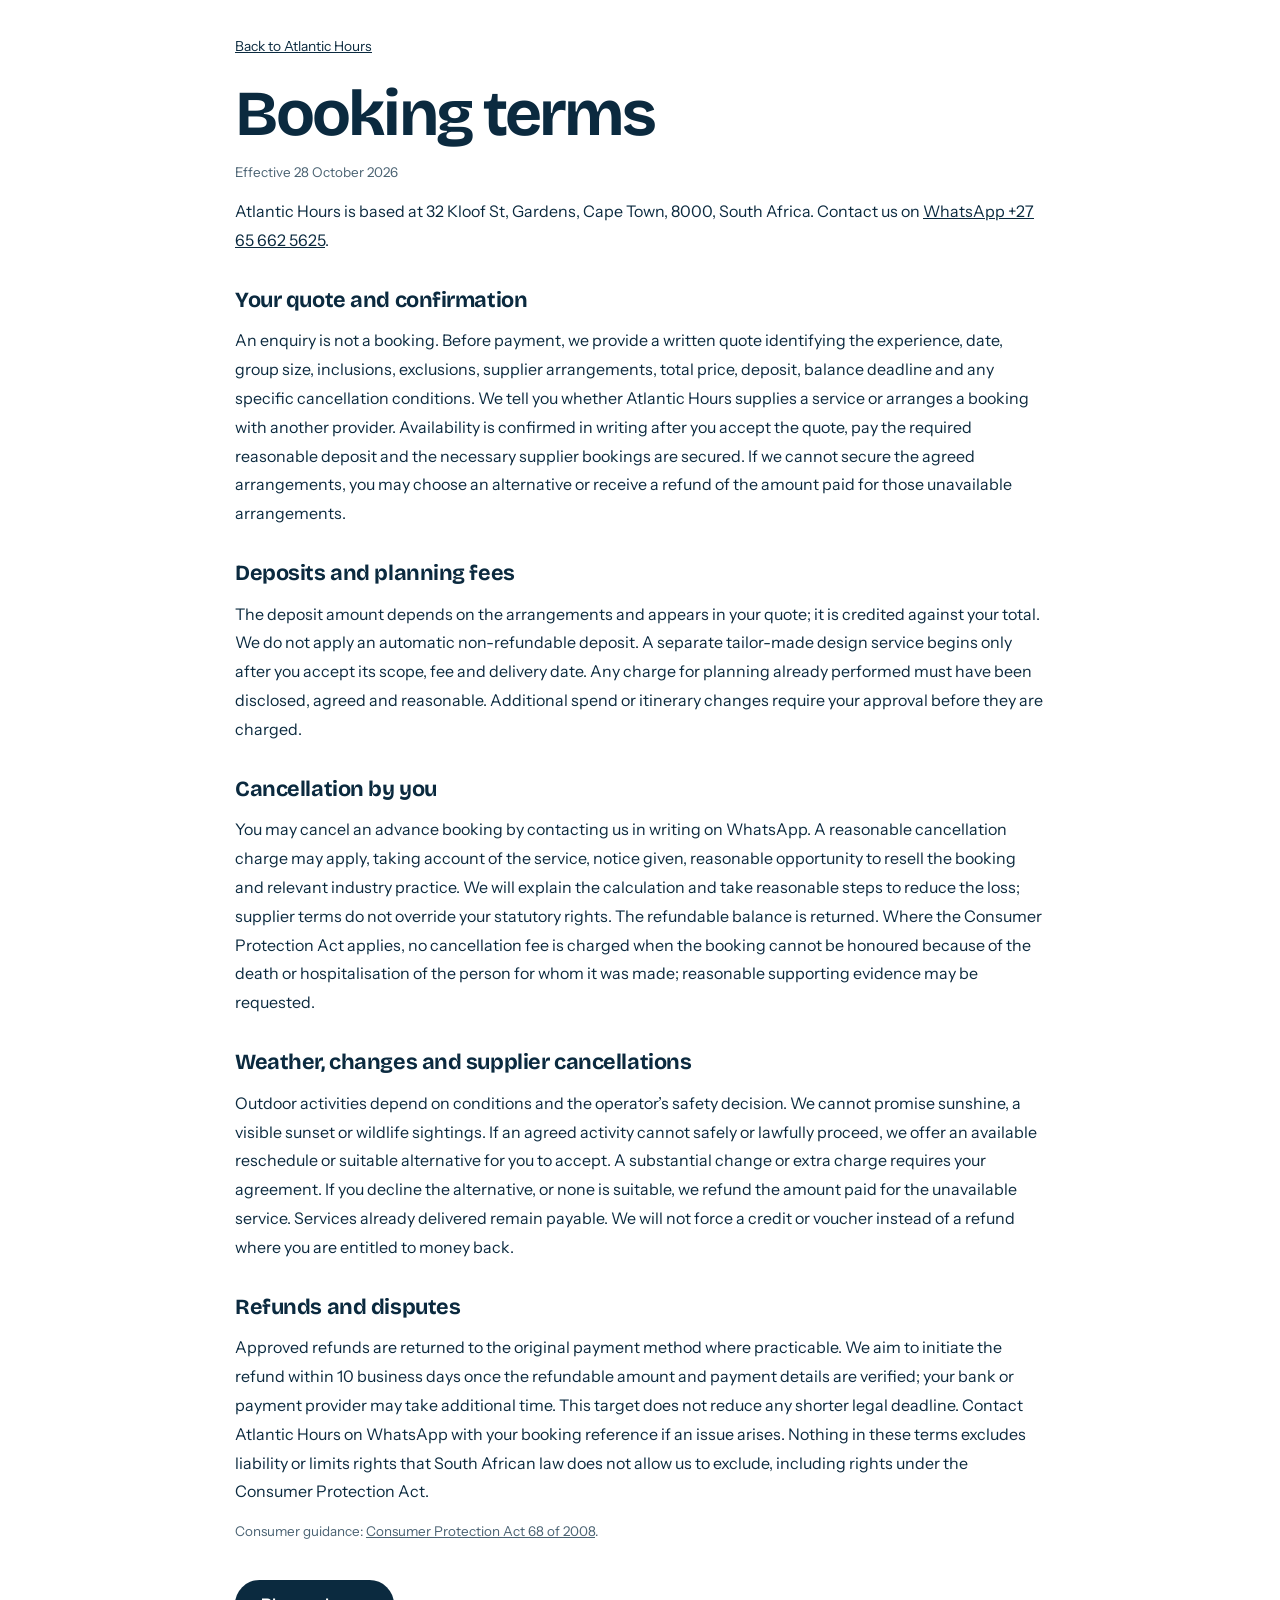
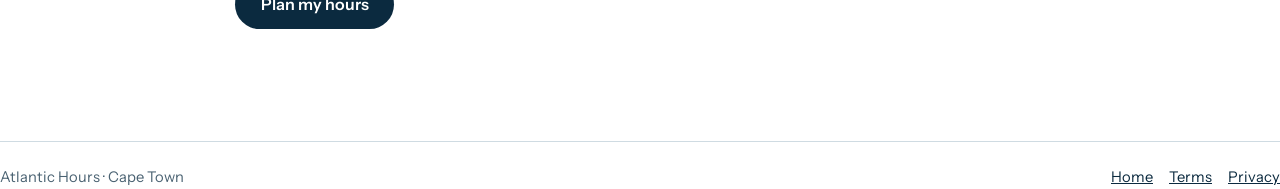
<file: terms.html>
<!DOCTYPE html>
<html lang="en"><head><meta charset="utf-8"><meta name="viewport" content="width=device-width, initial-scale=1"><title>Booking terms | Atlantic Hours</title><meta name="description" content="Booking terms for Atlantic Hours Cape Town experiences."><link rel="icon" href="favicon.svg"><link rel="stylesheet" href="styles.css"></head><body><main id="terms-page" class="legal-page"><a href="index.html" class="back-link">Back to Atlantic Hours</a><h1>Booking terms</h1><p class="legal-date">Effective 28 October 2026</p><p>Atlantic Hours is based at 32 Kloof St, Gardens, Cape Town, 8000, South Africa. Contact us on <a href="https://wa.me/27656625625">WhatsApp +27 65 662 5625</a>.</p>
<h2>Your quote and confirmation</h2><p>An enquiry is not a booking. Before payment, we provide a written quote identifying the experience, date, group size, inclusions, exclusions, supplier arrangements, total price, deposit, balance deadline and any specific cancellation conditions. We tell you whether Atlantic Hours supplies a service or arranges a booking with another provider. Availability is confirmed in writing after you accept the quote, pay the required reasonable deposit and the necessary supplier bookings are secured. If we cannot secure the agreed arrangements, you may choose an alternative or receive a refund of the amount paid for those unavailable arrangements.</p>
<h2>Deposits and planning fees</h2><p>The deposit amount depends on the arrangements and appears in your quote; it is credited against your total. We do not apply an automatic non-refundable deposit. A separate tailor-made design service begins only after you accept its scope, fee and delivery date. Any charge for planning already performed must have been disclosed, agreed and reasonable. Additional spend or itinerary changes require your approval before they are charged.</p>
<h2>Cancellation by you</h2><p>You may cancel an advance booking by contacting us in writing on WhatsApp. A reasonable cancellation charge may apply, taking account of the service, notice given, reasonable opportunity to resell the booking and relevant industry practice. We will explain the calculation and take reasonable steps to reduce the loss; supplier terms do not override your statutory rights. The refundable balance is returned. Where the Consumer Protection Act applies, no cancellation fee is charged when the booking cannot be honoured because of the death or hospitalisation of the person for whom it was made; reasonable supporting evidence may be requested.</p>
<h2>Weather, changes and supplier cancellations</h2><p>Outdoor activities depend on conditions and the operator’s safety decision. We cannot promise sunshine, a visible sunset or wildlife sightings. If an agreed activity cannot safely or lawfully proceed, we offer an available reschedule or suitable alternative for you to accept. A substantial change or extra charge requires your agreement. If you decline the alternative, or none is suitable, we refund the amount paid for the unavailable service. Services already delivered remain payable. We will not force a credit or voucher instead of a refund where you are entitled to money back.</p>
<h2>Refunds and disputes</h2><p>Approved refunds are returned to the original payment method where practicable. We aim to initiate the refund within 10 business days once the refundable amount and payment details are verified; your bank or payment provider may take additional time. This target does not reduce any shorter legal deadline. Contact Atlantic Hours on WhatsApp with your booking reference if an issue arises. Nothing in these terms excludes liability or limits rights that South African law does not allow us to exclude, including rights under the Consumer Protection Act.</p>
<p class="legal-source">Consumer guidance: <a href="https://www.gov.za/documents/consumer-protection-act" target="_blank" rel="noopener">Consumer Protection Act 68 of 2008</a>.</p><a class="btn" href="index.html#plan">Plan my hours</a></main><footer><span>Atlantic Hours · Cape Town</span><nav aria-label="Footer"><a href="index.html">Home</a><a href="terms.html">Terms</a><a href="privacy.html">Privacy</a></nav></footer></body></html>
</file>
<file: styles.css>
@font-face {
  font-family: 'Bricolage Grotesque';
  font-style: normal;
  font-weight: 500;
  font-stretch: normal;
  font-display: swap;
  src: url(fonts/atlantic-font-0.ttf) format('truetype');
}
@font-face {
  font-family: 'Bricolage Grotesque';
  font-style: normal;
  font-weight: 700;
  font-stretch: normal;
  font-display: swap;
  src: url(fonts/atlantic-font-1.ttf) format('truetype');
}
@font-face {
  font-family: 'Instrument Sans';
  font-style: normal;
  font-weight: 400;
  font-stretch: normal;
  font-display: swap;
  src: url(fonts/atlantic-font-2.ttf) format('truetype');
}
@font-face {
  font-family: 'Instrument Sans';
  font-style: normal;
  font-weight: 600;
  font-stretch: normal;
  font-display: swap;
  src: url(fonts/atlantic-font-3.ttf) format('truetype');
}

:root{
  --bg:#FFFFFF; --ink:#0B2A3F; --muted:#4A6272; --line:#CFDBE2; --accent:#B86A10; --panel:#FFFFFF; --btn:#0B2A3F; --btnink:#FFFFFF;
  --head:"Bricolage Grotesque","Avenir Next","Segoe UI",system-ui,sans-serif;
  --body:"Instrument Sans","Segoe UI",system-ui,-apple-system,sans-serif;
  color-scheme:light;
  box-sizing:border-box;
  padding-top:env(safe-area-inset-top,0px);
  padding-bottom:env(safe-area-inset-bottom,0px);
}

html{scroll-padding-top:env(safe-area-inset-top,0px);scroll-behavior:smooth}
*,*::before,*::after{box-sizing:border-box}
body{margin:0;background:var(--bg);color:var(--ink);font:400 1.0625rem/1.6 var(--body)}
main{max-width:1040px;margin:0 auto;padding:0 1.25rem 3rem}
h1,h2,h3{font-family:var(--head);margin:0;line-height:1.05;letter-spacing:-.02em}
h1{font-size:clamp(3.2rem,13vw,7.5rem);font-weight:700;letter-spacing:-.045em;padding-top:2.5rem}
h2{font-size:clamp(1.8rem,5vw,2.6rem);font-weight:700;margin-bottom:1.25rem}
h3{font-size:1.25rem;font-weight:700;letter-spacing:-.01em;margin:.9rem 0 .2rem}
p{margin:.5rem 0}
.lede{font-size:clamp(1.2rem,3.4vw,1.7rem);max-width:26ch;color:var(--muted);margin:.9rem 0 1.5rem;line-height:1.3}
section{margin-top:5rem}
.muted{color:var(--muted)}
.btn{display:inline-block;background:var(--btn);color:var(--btnink);font:600 1rem var(--body);padding:.9rem 1.6rem;border:0;border-radius:999px;text-decoration:none;cursor:pointer}
.btn.alt{background:transparent;color:var(--ink);border:1.5px solid var(--ink)}
.btn:focus-visible,input:focus-visible,select:focus-visible,textarea:focus-visible,a:focus-visible{outline:3px solid var(--accent);outline-offset:2px}

/* hero scene */
.scene{position:relative;margin-top:2rem;border-radius:16px;overflow:hidden;aspect-ratio:4/3;background:#0B2A3F}
@media (min-width:760px){.scene{aspect-ratio:2/1}}
.scene svg{position:absolute;inset:0;width:100%;height:100%;display:block}
.tag{position:absolute;left:1rem;right:1rem;bottom:1rem;max-width:30rem;background:rgba(7,24,42,.74);color:#F1F5F7;border-radius:12px;padding:.8rem 1rem;backdrop-filter:blur(6px);-webkit-backdrop-filter:blur(6px)}
.tag b{font:700 1.6rem/1 var(--head);letter-spacing:-.02em;margin-right:.6rem}
.tag span{font-size:1rem}
.dial{display:flex;align-items:center;gap:1rem;margin-top:1rem}
.dial label{font-weight:600;white-space:nowrap}
input[type=range]{width:100%;accent-color:var(--accent)}

/* experiences */
.tiles{display:grid;gap:1.5rem}
@media (min-width:760px){.tiles{grid-template-columns:repeat(3,1fr);gap:1.75rem}}
.art{height:150px;border-radius:12px;position:relative;overflow:hidden}
.t1{background:linear-gradient(#3E4A7A 0%,#D96B5A 55%,#E8A33D 100%)}
.t1::after{content:"";position:absolute;left:50%;bottom:-18px;width:76px;height:76px;margin-left:-38px;border-radius:50%;background:#FFD27A;box-shadow:0 0 50px 18px rgba(255,190,90,.55)}
.t2{background:linear-gradient(#7DBBE0,#CFE8F0 70%,#2C6B8F 70%)}
.t2::after{content:"";position:absolute;left:12%;right:12%;bottom:30%;height:62px;background:#1B4D6B;clip-path:polygon(0 100%,18% 8%,82% 8%,100% 100%)}
.t3{background:radial-gradient(circle at 20% 30%,#fff 0 1.5px,transparent 2px),radial-gradient(circle at 70% 20%,#fff 0 1.5px,transparent 2px),radial-gradient(circle at 85% 55%,#fff 0 1px,transparent 2px),radial-gradient(circle at 40% 62%,#fff 0 1px,transparent 2px),linear-gradient(#0A1830,#1F2D5C)}
.t3::after{content:"";position:absolute;right:16%;top:22%;width:34px;height:34px;border-radius:50%;background:#E8EEF5;box-shadow:inset -9px -3px 0 0 #0A1830}

/* steps, why */
.steps{list-style:none;margin:0;padding:0;border-left:2px solid var(--line)}
.steps li{position:relative;padding:0 0 1.2rem 1.5rem}
.steps li::before{content:"";position:absolute;left:-7px;top:.5rem;width:12px;height:12px;border-radius:50%;background:var(--accent)}
.steps b{font-family:var(--head)}
.why{display:grid;gap:1.5rem}
.why div{border-top:3px solid var(--accent);padding-top:.8rem}
.why h3{margin-top:0}
@media (min-width:760px){.why{grid-template-columns:repeat(3,1fr);gap:2rem}}

/* guest notes */
.notes{border-left:3px solid var(--accent);padding:.4rem 0 .4rem 1.25rem;max-width:46ch}
.notes p{font:500 1.35rem/1.35 var(--head);letter-spacing:-.01em}

/* form */
.plan{background:#fff;border:1px solid var(--line);border-radius:14px;padding:1.5rem}
.grid{display:grid;gap:1rem}
@media (min-width:640px){.grid{grid-template-columns:1fr 1fr}.full{grid-column:1/-1}}
label{display:block;font-weight:600;font-size:.95rem;margin-bottom:.3rem}
input:not([type=range]),select,textarea{width:100%;font:400 1rem var(--body);color:var(--ink);background:var(--bg);border:1px solid var(--line);border-radius:8px;padding:.7rem .8rem}
textarea{min-height:90px;resize:vertical}
#out{margin-top:1.25rem;display:none}
#msg{min-height:150px}
.actions{display:flex;flex-wrap:wrap;gap:.75rem;margin-top:.9rem;align-items:center}
#status{font-size:.95rem;color:var(--muted)}
footer{margin-top:4rem;padding-top:1.5rem;border-top:1px solid var(--line);font-size:.92rem;color:var(--muted)}
@media (prefers-reduced-motion:reduce){html{scroll-behavior:auto}}

/* Colour photography added to the supplied Atlantic Hours design. */
.scene-photo{position:absolute;inset:0;display:block;width:100%;height:100%;object-fit:cover;opacity:0;transition:opacity .55s ease;pointer-events:none}
.scene-photo.active{opacity:1}
.scene-shade{position:absolute;inset:0;background:linear-gradient(180deg,rgba(0,0,0,.08),transparent 50%,rgba(0,0,0,.24));pointer-events:none}
.scene-label{position:absolute;left:1.1rem;top:1rem;color:#fff;text-shadow:0 1px 6px #0009;font:600 .75rem var(--body);letter-spacing:.07em;text-transform:uppercase}
.tag{z-index:1;max-width:35rem;display:flex;align-items:center;gap:.5rem;background:rgba(7,24,42,.78)}
.tag b{white-space:nowrap}.tag span{line-height:1.35}
.art{height:auto;aspect-ratio:4/3;background:var(--panel)}
.art img{width:100%;height:100%;object-fit:cover;display:block;transition:transform .5s}
.tiles>div:hover .art img{transform:scale(1.035)}
.tiles h3{font-size:1.4rem;margin-top:1.1rem}.tiles p{font-size:1rem}
.offer-link{display:flex;align-items:center;justify-content:space-between;gap:1rem;margin-top:1.1rem;border-bottom:1px solid var(--line);padding:.4rem 0 .8rem;color:var(--ink);text-decoration:none;font-size:.92rem;font-weight:600}
.offer-link:hover{border-color:var(--accent)}
.day-stops{display:grid;grid-template-columns:repeat(4,1fr);gap:.7rem;margin-top:1.1rem}
.day-stops button{font:400 .8rem var(--body);color:var(--muted);background:transparent;border:1px solid var(--line);border-radius:9px;padding:.65rem .6rem;cursor:pointer;text-align:left}
.day-stops span{display:block;font-weight:600;color:var(--ink);font-size:.95rem;margin-bottom:.15rem}
.day-stops button[aria-pressed=true]{border-color:var(--accent);background:var(--panel)}
.day-stops button:focus-visible{outline:3px solid var(--accent);outline-offset:3px}
.photo-story{display:grid;grid-template-columns:1fr 1fr;gap:3.5rem;align-items:center}
.photo-story h2{font-size:clamp(2rem,4.7vw,3.2rem);line-height:1.08}
.photo-story p{max-width:34ch}.photo-story .eyebrow{text-transform:uppercase;font-size:.72rem;letter-spacing:.13em;color:var(--accent);font-weight:600;margin-bottom:1.2rem}
.photo-story figure{margin:0}.photo-story img{width:100%;height:440px;object-fit:cover;border-radius:14px;display:block}.photo-story figcaption{font-size:.77rem;color:var(--muted);margin-top:.55rem}
.photo-story .btn{margin-top:1.2rem}.form-note{font-size:.84rem;color:var(--muted);margin-top:1rem}
footer{display:flex;justify-content:space-between;gap:1rem;flex-wrap:wrap}footer>a{color:var(--ink)}footer details{width:100%;font-size:.77rem}footer summary{cursor:pointer}footer details a{color:var(--muted)}
.skip-link{position:absolute;left:1rem;top:-5rem;z-index:5;background:var(--bg);padding:.7rem;color:var(--ink)}.skip-link:focus{top:1rem}
[hidden]{display:none!important}
@media(max-width:639px){h1{padding-top:2rem;font-size:clamp(3rem,13vw,5rem)}section{margin-top:3.4rem}.dial{gap:.6rem;flex-wrap:wrap}.dial label{font-size:.85rem}.dial input{flex:1;min-width:130px}.day-stops{grid-template-columns:repeat(2,1fr)}.tag{left:.75rem;right:.75rem;bottom:.75rem;padding:.65rem .8rem}.tag b{font-size:1.35rem}.tag span{font-size:.87rem}.scene-label{font-size:.62rem}.photo-story{grid-template-columns:1fr;gap:1.7rem}.photo-story img{height:320px}.plan{padding:1.1rem}.art{aspect-ratio:16/10}.scene{aspect-ratio:4/3}.day-stops button{padding:.65rem .8rem}}
@media(prefers-reduced-motion:reduce){.scene-photo,.art img{transition:none}}


/* A white canvas and photography centred on shared experiences. */
html,body{background:#fff;color-scheme:light}
.day-stops{grid-template-columns:repeat(5,minmax(0,1fr))}
.day-stops button[aria-pressed=true]{background:#fff8f0}
#photo-sunset{object-position:center 54%}#photo-wine{object-position:center 60%}#photo-art{object-position:center 53%}#photo-night{object-position:center 60%}
.scene-shade{background:linear-gradient(180deg,rgba(0,0,0,.15),transparent 45%,rgba(0,0,0,.2))}
.scene-label{background:rgba(0,0,0,.22);padding:.4rem .6rem;border-radius:4px;backdrop-filter:blur(4px)}
.tiles>div:first-child .art img{object-position:center 48%}.tiles>div:nth-child(2) .art img{object-position:center 50%}
.gallery-kicker{font-size:.72rem;text-transform:uppercase;letter-spacing:.12em;color:var(--accent);font-weight:600;margin-bottom:.85rem}
.gallery-intro{color:var(--muted);max-width:50ch;margin-bottom:2rem}.experience-grid{display:grid;grid-template-columns:repeat(3,minmax(0,1fr));gap:2.4rem 1.5rem}
.experience-photo{display:block;position:relative;aspect-ratio:4/5;border-radius:12px;overflow:hidden;background:#f7f7f7}
.experience-photo img{width:100%;height:100%;object-fit:cover;display:block;transition:transform .55s ease}
.experience-photo:hover img{transform:scale(1.025)}.experience-photo:after{content:"";position:absolute;inset:60% 0 0;background:linear-gradient(transparent,rgba(0,0,0,.4));pointer-events:none}
.experience-photo>span{position:absolute;bottom:1rem;left:1rem;color:#fff;z-index:1;font-size:.74rem;text-transform:uppercase;letter-spacing:.1em;font-weight:600}
.experience-tile h3{font-size:1.2rem;line-height:1.15;margin-top:1rem}.experience-tile p{font-size:.92rem;line-height:1.65;color:var(--muted)}
.experience-link{font-size:.83rem;display:flex;justify-content:space-between;gap:.5rem;text-decoration:none;color:var(--ink);font-weight:600;padding:.5rem 0;border-bottom:1px solid var(--line);margin-top:.8rem}
.experience-tile:nth-child(2) img{object-position:58% center}.experience-tile:nth-child(3) img{object-position:50% center}.experience-tile:nth-child(4) img{object-position:37% center}.experience-tile:nth-child(5) img{object-position:35% center}
.photo-story img{height:460px;object-position:55% center}
@media(max-width:759px){.experience-grid{grid-template-columns:repeat(2,minmax(0,1fr));gap:2rem 1rem}.experience-photo{aspect-ratio:3/4}.day-stops{grid-template-columns:repeat(3,minmax(0,1fr))}.experience-tile h3{font-size:1.1rem}}
@media(max-width:440px){.experience-grid{grid-template-columns:1fr}.experience-photo{aspect-ratio:4/3}.experience-tile:nth-child(1) img{object-position:center 40%}.day-stops{grid-template-columns:repeat(2,minmax(0,1fr))}.day-stops button:last-child{grid-column:1/-1}.scene-label{font-size:.58rem;max-width:85%}.photo-story img{height:340px}}
@media(prefers-reduced-motion:reduce){.experience-photo img{transition:none}}


footer nav{display:flex;gap:1rem;flex-wrap:wrap}footer nav a{color:var(--ink)}.business-contact{font-size:.84rem;line-height:1.7;width:100%}.business-contact a{color:inherit}.bottom-cta{border-top:1px solid var(--line);padding-top:2rem}.bottom-cta h2{font-size:2rem}.direct-contact{display:inline-block;margin-left:1rem;font-size:.9rem;color:var(--ink)}
.legal-page{padding-top:2rem;max-width:850px}.legal-page h1{font-size:clamp(2.5rem,8vw,4rem);padding-top:1.3rem}.legal-page h2{font-size:1.35rem;line-height:1.25;margin-top:2rem;margin-bottom:.8rem}.legal-page p{font-size:1rem;line-height:1.8;margin:.8rem 0}.legal-page a{color:inherit}.legal-page .btn{color:#fff;margin-top:1.5rem}.legal-date,.legal-source{color:var(--muted);font-size:.84rem!important}.back-link{font-size:.86rem}.form-note a{text-decoration:underline;color:var(--ink)}
.own-gallery{display:grid;grid-template-columns:repeat(3,minmax(0,1fr));gap:1rem}.own-gallery figure{margin:0}.own-gallery img{display:block;width:100%;aspect-ratio:4/3;object-fit:cover;border-radius:10px;cursor:pointer}.own-gallery figcaption{font-size:.85rem;margin-top:.5rem;color:var(--muted)}.guest-stories{border-top:1px solid var(--line);padding-top:1.5rem}.guest-stories h2{font-size:1.5rem}.guest-stories p{color:var(--muted)}
.gallery-editor-row{display:grid;grid-template-columns:100px 1fr;gap:1rem;align-items:center;padding:1rem 0;border-bottom:1px solid var(--line)}.gallery-editor-row img{width:100px;height:90px;object-fit:cover}.gallery-editor-row label{font-size:.85rem}.gallery-editor-row button{background:#fff;border:1px solid var(--line);padding:.4rem .7rem;margin-top:.5rem;cursor:pointer}
@media(max-width:639px){h1{overflow-wrap:anywhere;font-size:clamp(2.8rem,12vw,4.8rem)}.btn{min-height:48px;line-height:1.3}.actions .btn{width:100%;text-align:center}input:not([type=range]),select,textarea{font-size:16px;min-height:46px}.direct-contact{display:block;margin:1rem 0 0}.own-gallery{grid-template-columns:repeat(2,minmax(0,1fr))}.legal-page h1{font-size:2.7rem}.legal-page p{font-size:1rem}.business-contact{overflow-wrap:anywhere}.day-stops button{min-height:58px}}
</file>
